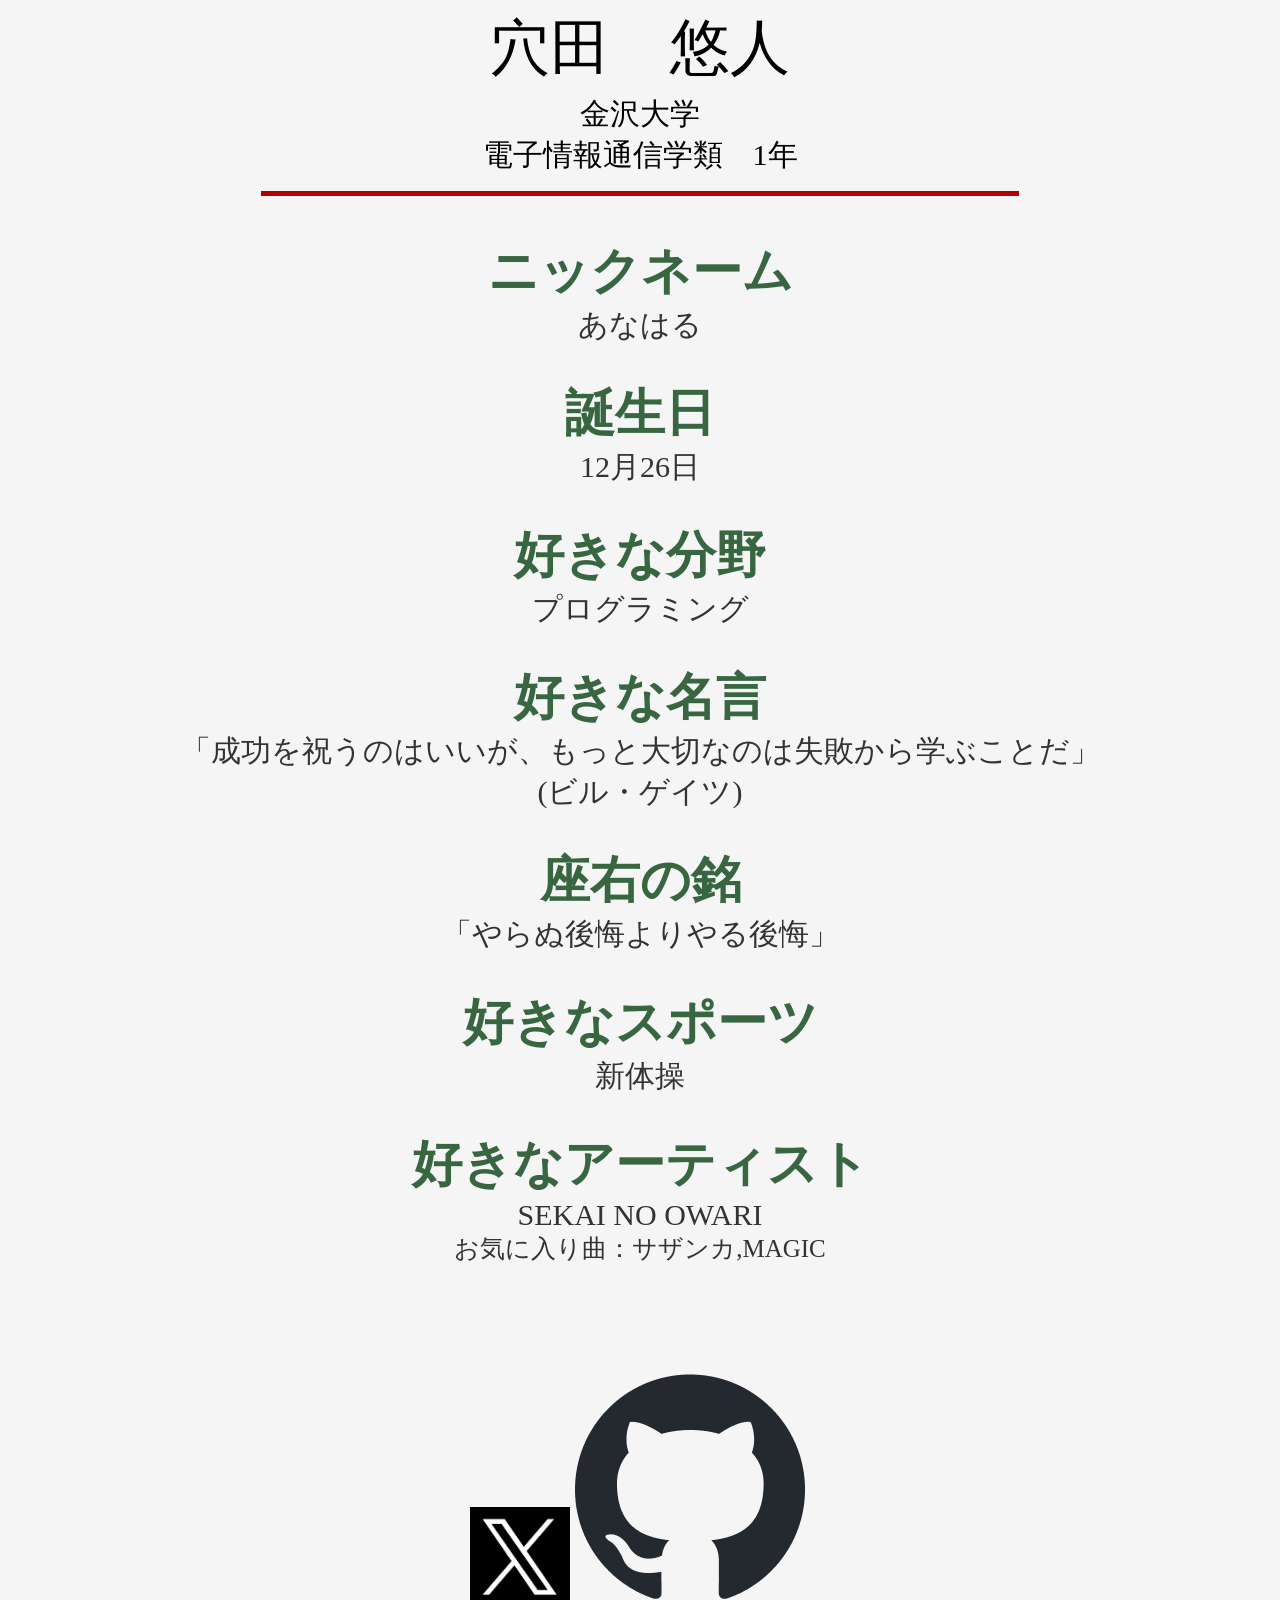
<file: index.html>
﻿<!DOCTYPE html>

<html lang="en" xmlns="http://www.w3.org/1999/xhtml">
<head>
    <meta charset="utf-8" />
    <title>mypage</title>
    <link rel="stylesheet" href="index.css">
</head>
<body>
    
    <div class="name" >
        穴田　悠人
    </div>
    <div class="syozoku">
    金沢大学<br>
        電子情報通信学類　1年
    </div>
    <hr>
    <div class="introduce"><br>
        <b>ニックネーム</b><br>あなはる<br><br>
        <b>誕生日</b><br>12月26日<br><br>
        <b>好きな分野</b><br>プログラミング<br><br>
        <b>好きな名言</b><br>「成功を祝うのはいいが、もっと大切なのは失敗から学ぶことだ」<br>(ビル・ゲイツ)<br><br>
        <b>座右の銘</b><br>「やらぬ後悔よりやる後悔」<br><br>
        <b>好きなスポーツ</b><br>新体操<br><br>
        <b>好きなアーティスト</b><br>SEKAI NO OWARI<br>
        <div class="kyoku">お気に入り曲：サザンカ,MAGIC</div><br><br><br>
        <a href="https://x.com/haru_haru_rg" target="blank"><img src="X.jpg" width="100"height="100" ></a><a href="https://github.com/rainbow-rg" target="blank"><img src="github-mark.png"></a>
    </div>
</body>
</html>
</file>
<file: index.css>
﻿body {
    text-align:center;
    background-color:#F5F5F5;
}
.name {
    font-size:60px;
}
.syozoku {
    margin-top:5px;
    font-size: 30px;
}
hr {
    height: 5px;
    background-color: #B30000;
    width: 60%;
    border: none;
    margin-top: 15px;
}
.introduce{
    color:#333333;
    font-size:30px;
}
.introduce b{
    color:#386641;
    font-size:50px;
}
.kyoku{
    font-size:25px;
}

@media only screen and (max-width:960px) {
    .name {
        font-size: 15px;
    }

    .syozoku {
        font-size: 7.5px;
    }

    hr {
        height: 2.5px;
        width: 80%;
    }
    .introduce {
        font-size: 7.5px;
    }

        .introduce b {
            font-size: 12.5px;
        }
    .kyoku{
        font-size:5px;
    }
}
</file>
<file: マイページ.css>
﻿body {
    text-align:center;
    background-color:#F5F5F5;
}
.name {
    font-size:60px;
}
.syozoku {
    margin-top:5px;
    font-size: 30px;
}
hr {
    height: 5px;
    background-color: #B30000;
    width: 60%;
    border: none;
    margin-top: 15px;
}
.introduce{
    color:#333333;
    font-size:30px;
}
.introduce b{
    color:#386641;
    font-size:50px;
}
.kyoku{
    font-size:25px;
}

@media only screen and (max-width:960px) {
    .name {
        font-size: 15px;
    }

    .syozoku {
        font-size: 7.5px;
    }

    hr {
        height: 2.5px;
        width: 80%;
    }
    .introduce {
        font-size: 7.5px;
    }

        .introduce b {
            font-size: 12.5px;
        }
    .kyoku{
        font-size:5px;
    }
}
</file>
